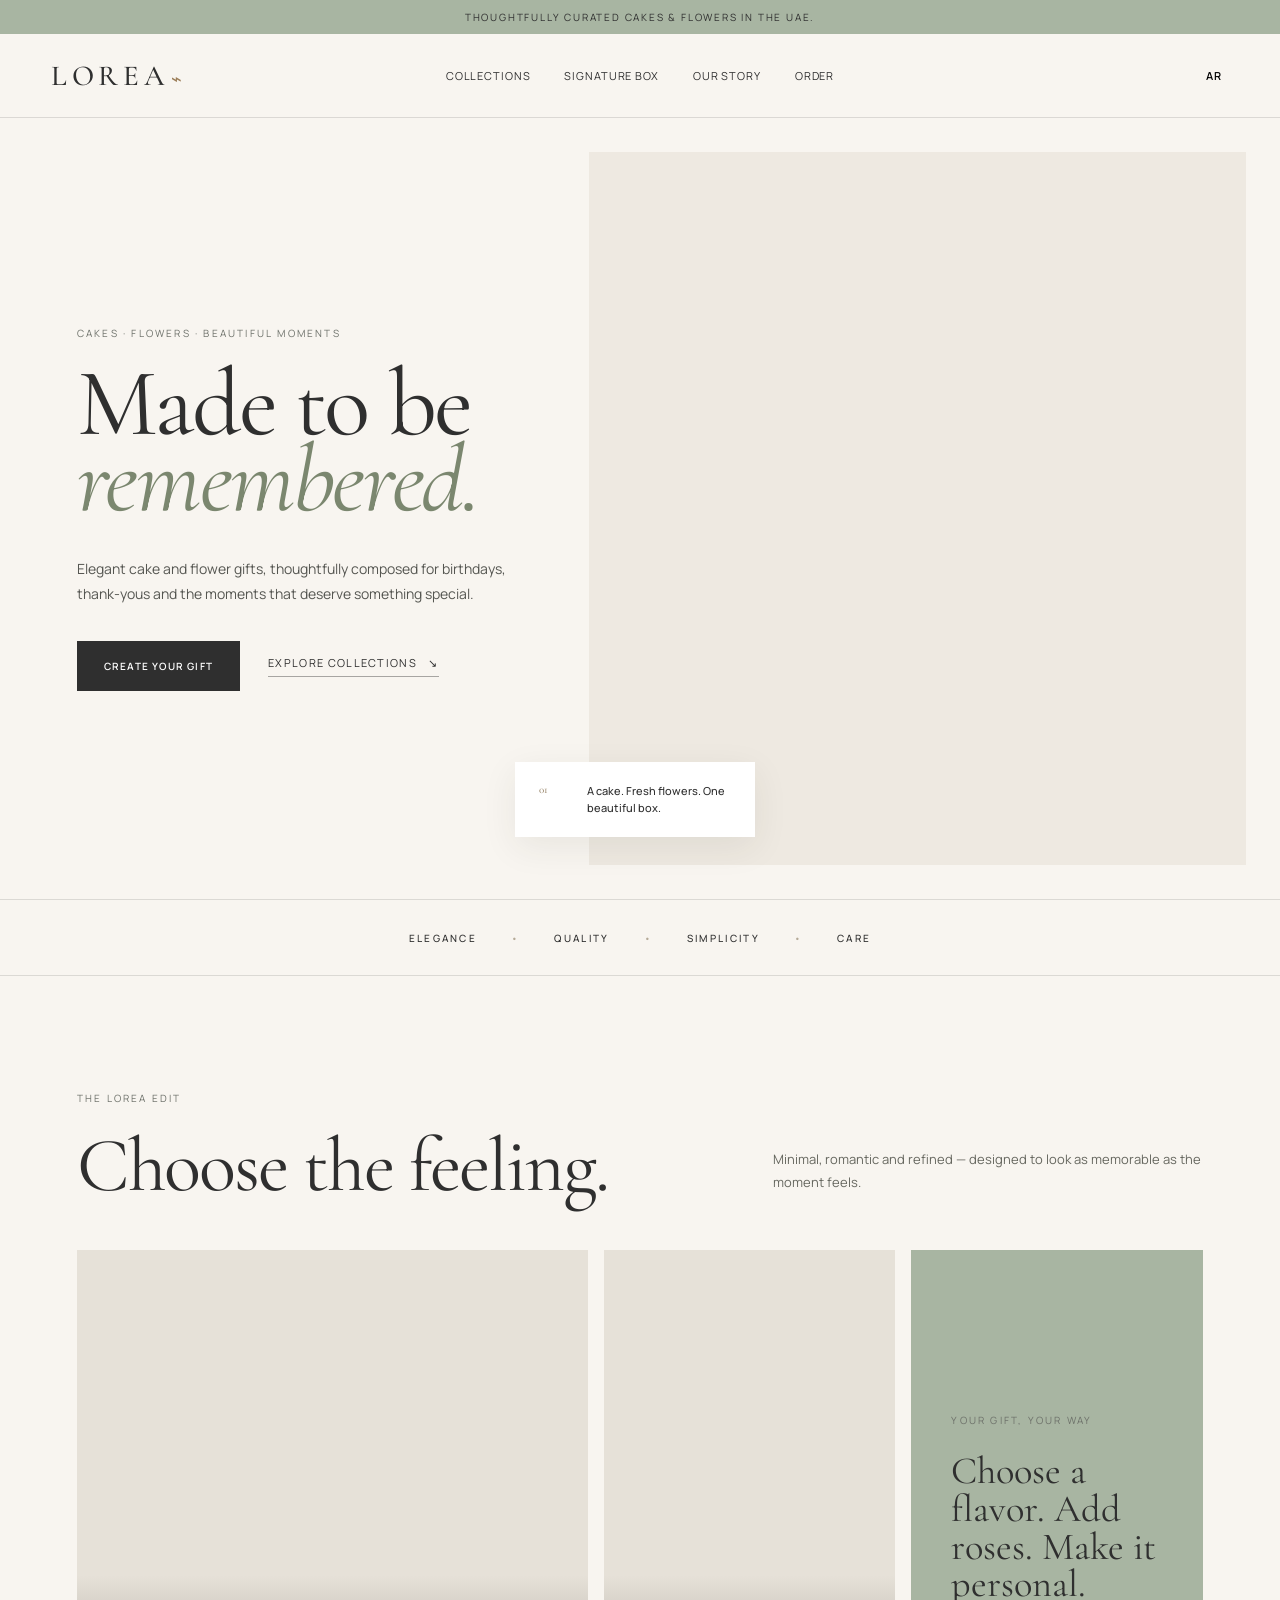
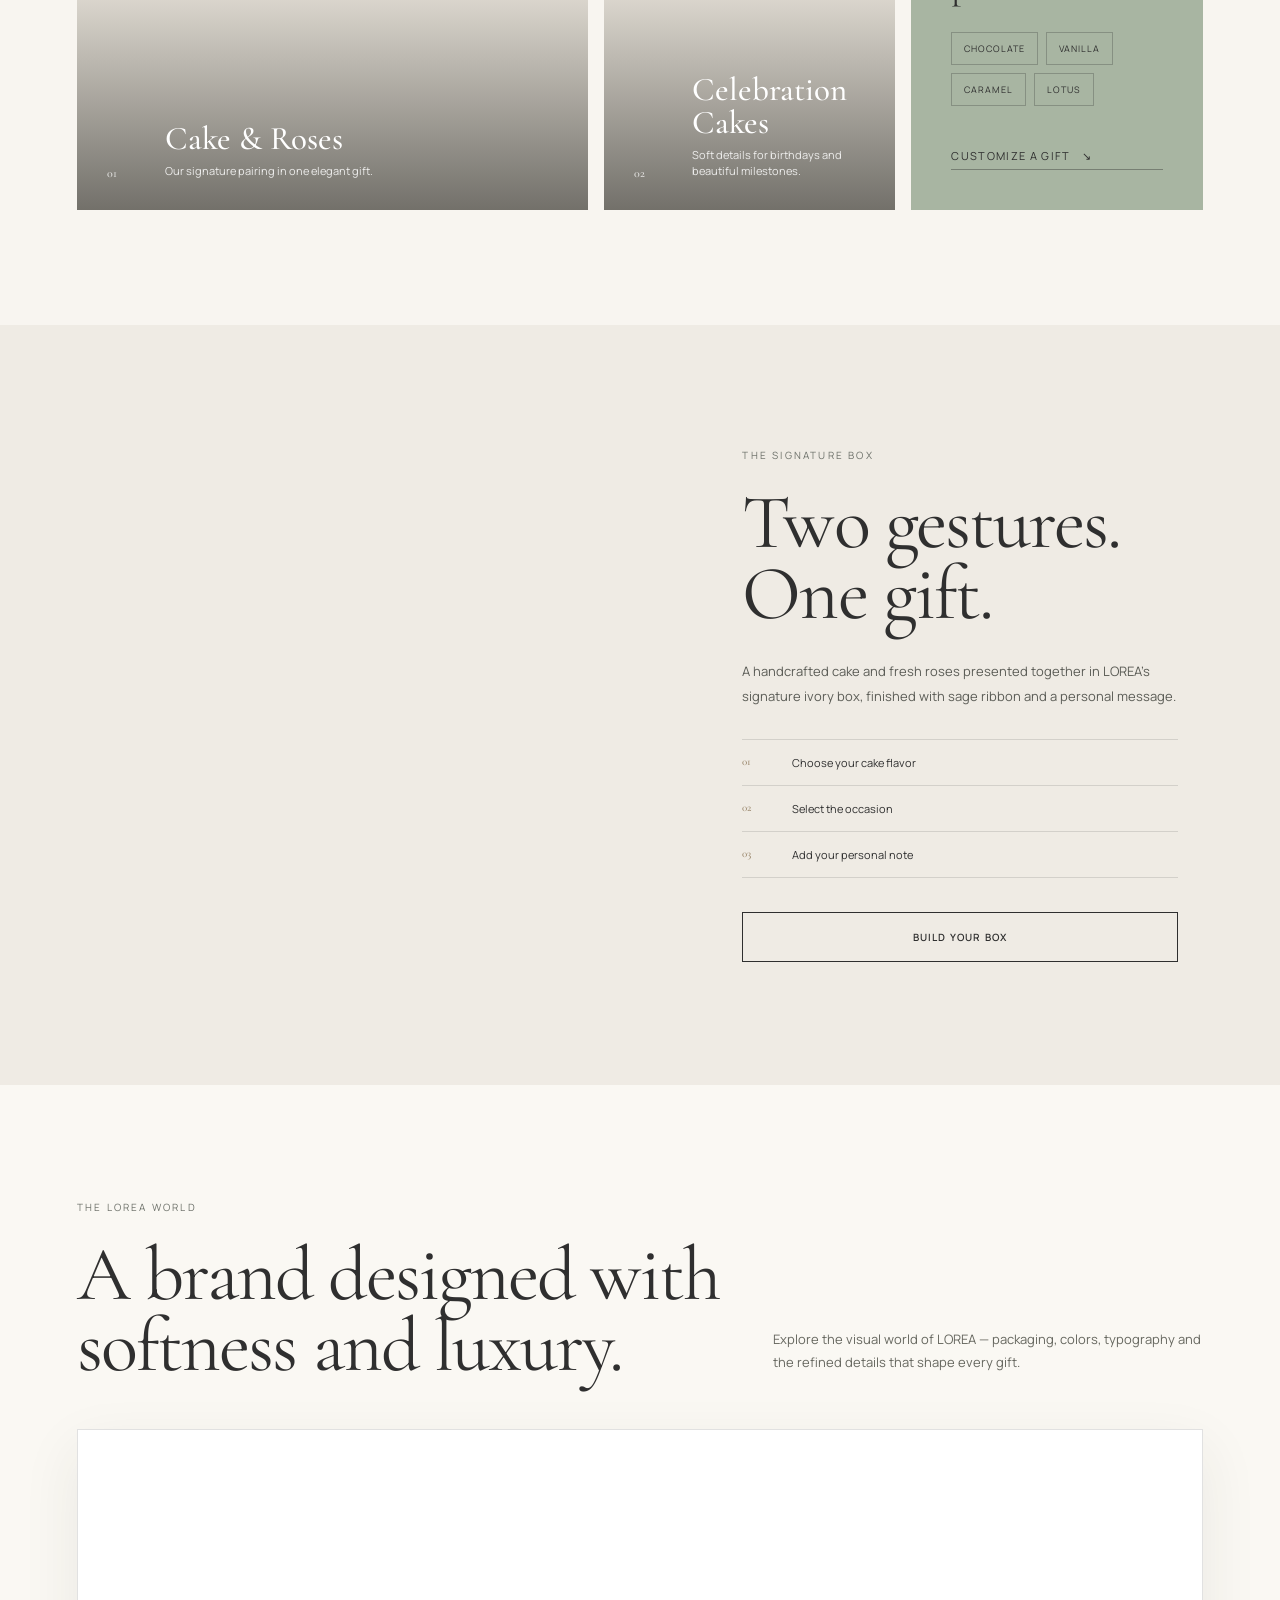
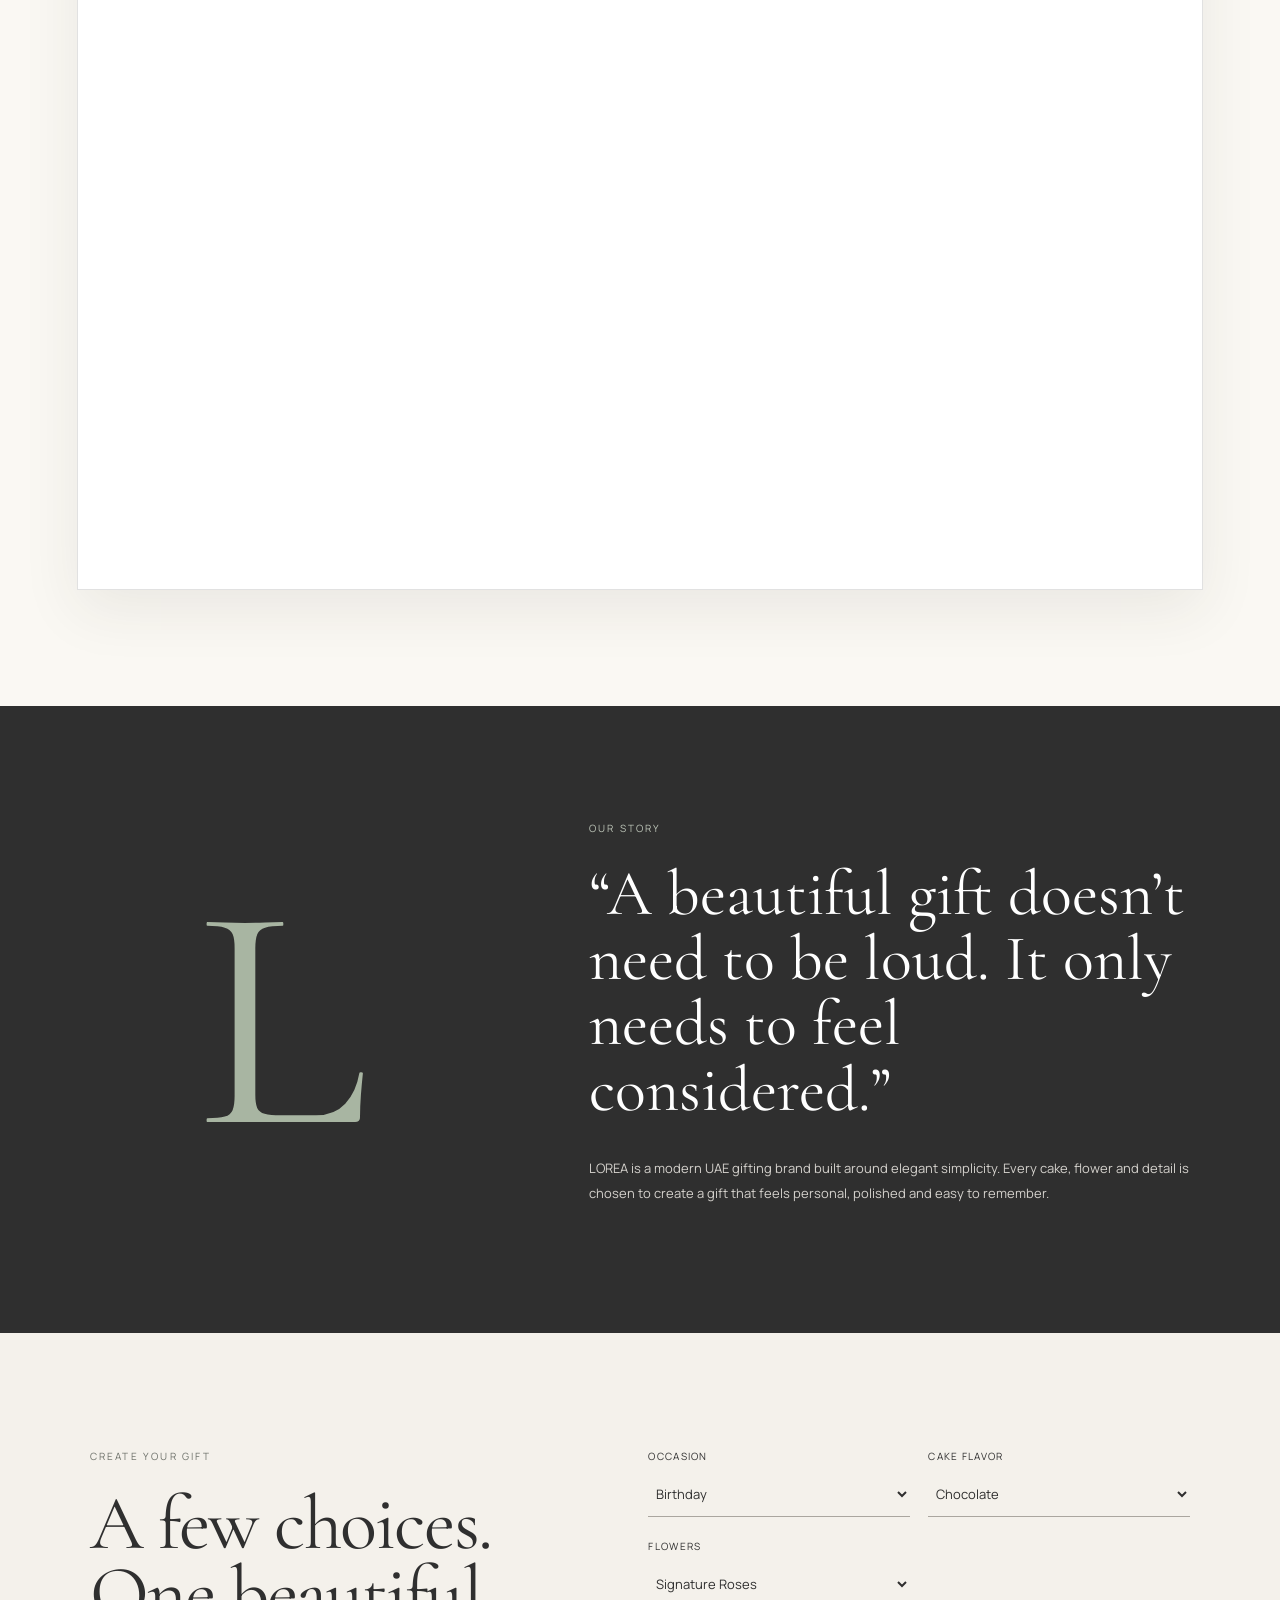
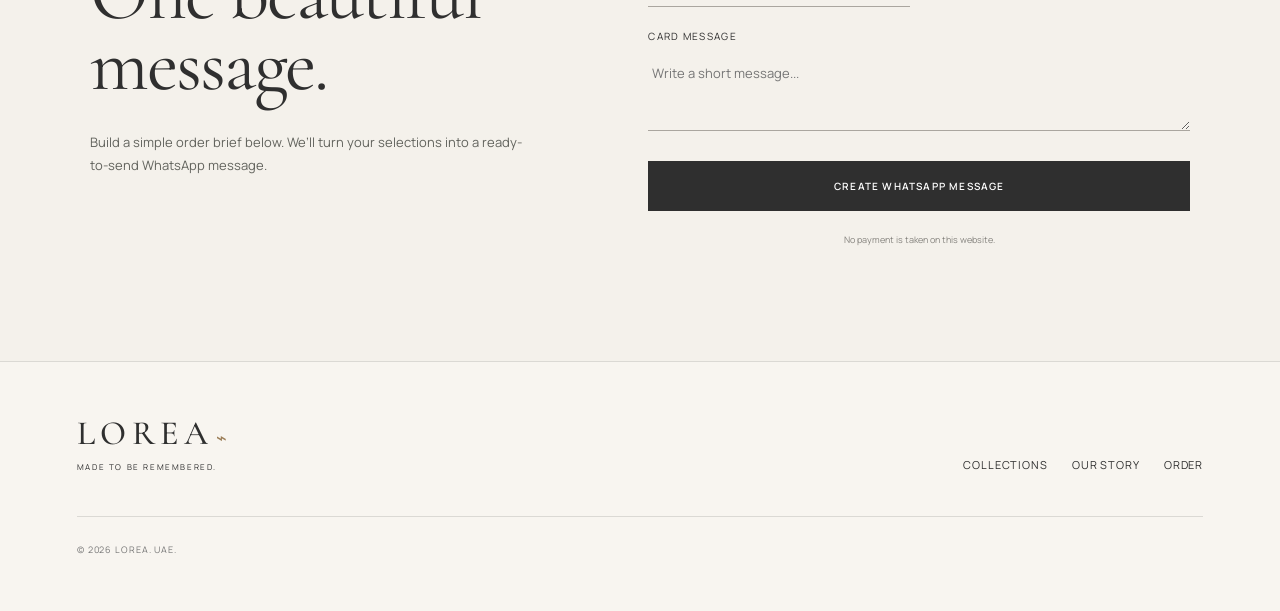
<file: index.html>
<!doctype html>
<html lang="en" dir="ltr">
<head>
  <meta charset="utf-8" />
  <meta name="viewport" content="width=device-width,initial-scale=1,viewport-fit=cover" />
  <meta name="theme-color" content="#F8F5F0" />
  <meta name="description" content="LOREA — elegant cakes, flowers and gifts made to be remembered." />
  <title>LOREA — Made to Be Remembered</title>
  <link rel="preconnect" href="https://fonts.googleapis.com">
  <link rel="preconnect" href="https://fonts.gstatic.com" crossorigin>
  <link href="https://fonts.googleapis.com/css2?family=Cormorant+Garamond:wght@400;500;600&family=Manrope:wght@300;400;500;600&display=swap" rel="stylesheet">
  <link rel="icon" href="assets/favicon.svg" type="image/svg+xml" />
  <link rel="stylesheet" href="styles.css" />
</head>
<body>
  <div class="announcement" data-i18n="announcement">Thoughtfully curated cakes & flowers in the UAE.</div>
  <header class="site-header" id="top">
    <a class="wordmark" href="#top" aria-label="LOREA home">LOREA<span class="leaf">⌁</span></a>
    <button class="menu-toggle" aria-label="Open menu" aria-expanded="false">Menu</button>
    <nav class="nav" aria-label="Primary navigation">
      <a href="#collections" data-i18n="navCollections">Collections</a>
      <a href="#signature" data-i18n="navSignature">Signature Box</a>
      <a href="#story" data-i18n="navStory">Our Story</a>
      <a href="#order" data-i18n="navOrder">Order</a>
    </nav>
    <button class="lang-toggle" type="button" aria-label="Switch language">AR</button>
  </header>

  <main>
    <section class="hero">
      <div class="hero-copy reveal">
        <p class="eyebrow" data-i18n="heroEyebrow">CAKES · FLOWERS · BEAUTIFUL MOMENTS</p>
        <h1 data-i18n="heroTitle">Made to be<br><em>remembered.</em></h1>
        <p class="hero-text" data-i18n="heroText">Elegant cake and flower gifts, thoughtfully composed for birthdays, thank-yous and the moments that deserve something special.</p>
        <div class="hero-actions">
          <a class="btn btn-dark" href="#order" data-i18n="heroCta">Create your gift</a>
          <a class="text-link" href="#collections" data-i18n="heroSecondary">Explore collections <span>↘</span></a>
        </div>
      </div>
      <div class="hero-visual reveal">
        <div class="hero-frame"><img src="assets/hero-gift.webp" alt="LOREA cake and flower gift box" fetchpriority="high"></div>
        <div class="hero-note"><span>01</span><p data-i18n="heroNote">A cake. Fresh flowers. One beautiful box.</p></div>
      </div>
    </section>

    <section class="trust-strip" aria-label="Brand values">
      <span data-i18n="value1">ELEGANCE</span><i>•</i><span data-i18n="value2">QUALITY</span><i>•</i><span data-i18n="value3">SIMPLICITY</span><i>•</i><span data-i18n="value4">CARE</span>
    </section>

    <section class="section collections" id="collections">
      <div class="section-heading reveal">
        <div><p class="eyebrow" data-i18n="collectionEyebrow">THE LOREA EDIT</p><h2 data-i18n="collectionTitle">Choose the feeling.</h2></div>
        <p data-i18n="collectionIntro">Minimal, romantic and refined — designed to look as memorable as the moment feels.</p>
      </div>
      <div class="collection-grid">
        <article class="collection-card collection-main reveal">
          <img src="assets/cake-roses.webp" alt="LOREA cake and roses gift box" loading="lazy">
          <div class="card-overlay"><span>01</span><div><h3 data-i18n="card1Title">Cake & Roses</h3><p data-i18n="card1Text">Our signature pairing in one elegant gift.</p></div></div>
        </article>
        <article class="collection-card reveal">
          <img src="assets/mothers-day.webp" alt="LOREA floral cake gift" loading="lazy">
          <div class="card-overlay"><span>02</span><div><h3 data-i18n="card2Title">Celebration Cakes</h3><p data-i18n="card2Text">Soft details for birthdays and beautiful milestones.</p></div></div>
        </article>
        <article class="editorial-card reveal">
          <p class="eyebrow" data-i18n="card3Eyebrow">YOUR GIFT, YOUR WAY</p>
          <h3 data-i18n="card3Title">Choose a flavor. Add roses. Make it personal.</h3>
          <div class="flavors">
            <span data-i18n="flavorChocolate">Chocolate</span><span data-i18n="flavorVanilla">Vanilla</span><span data-i18n="flavorCaramel">Caramel</span><span data-i18n="flavorLotus">Lotus</span>
          </div>
          <a class="text-link" href="#order" data-i18n="customizeLink">Customize a gift <span>↘</span></a>
        </article>
      </div>
    </section>

    <section class="signature" id="signature">
      <div class="signature-image reveal"><img src="assets/hero-gift.webp" alt="LOREA signature gift box" loading="lazy"></div>
      <div class="signature-copy reveal">
        <p class="eyebrow" data-i18n="signatureEyebrow">THE SIGNATURE BOX</p>
        <h2 data-i18n="signatureTitle">Two gestures.<br>One gift.</h2>
        <p data-i18n="signatureText">A handcrafted cake and fresh roses presented together in LOREA’s signature ivory box, finished with sage ribbon and a personal message.</p>
        <div class="signature-points">
          <div><span>01</span><p data-i18n="point1">Choose your cake flavor</p></div>
          <div><span>02</span><p data-i18n="point2">Select the occasion</p></div>
          <div><span>03</span><p data-i18n="point3">Add your personal note</p></div>
        </div>
        <a href="#order" class="btn btn-outline" data-i18n="signatureCta">Build your box</a>
      </div>
    </section>

    <section class="section board-showcase">
      <div class="section-heading reveal">
        <div><p class="eyebrow" data-i18n="boardEyebrow">THE LOREA WORLD</p><h2 data-i18n="boardTitle">A brand designed with softness and luxury.</h2></div>
        <p data-i18n="boardIntro">Explore the visual world of LOREA — packaging, colors, typography and the refined details that shape every gift.</p>
      </div>
      <div class="board-frame reveal">
        <img src="assets/brand-board.webp" alt="LOREA brand identity board" loading="lazy">
      </div>
    </section>

    <section class="story section" id="story">
      <div class="story-mark reveal">L</div>
      <div class="story-copy reveal">
        <p class="eyebrow" data-i18n="storyEyebrow">OUR STORY</p>
        <blockquote data-i18n="storyQuote">“A beautiful gift doesn’t need to be loud. It only needs to feel considered.”</blockquote>
        <p data-i18n="storyText">LOREA is a modern UAE gifting brand built around elegant simplicity. Every cake, flower and detail is chosen to create a gift that feels personal, polished and easy to remember.</p>
      </div>
    </section>

    <section class="order-section" id="order">
      <div class="order-intro reveal">
        <p class="eyebrow" data-i18n="orderEyebrow">CREATE YOUR GIFT</p>
        <h2 data-i18n="orderTitle">A few choices.<br>One beautiful message.</h2>
        <p data-i18n="orderIntro">Build a simple order brief below. We’ll turn your selections into a ready-to-send WhatsApp message.</p>
      </div>
      <form class="order-builder reveal" id="orderForm">
        <label><span data-i18n="labelOccasion">Occasion</span>
          <select id="occasion"><option>Birthday</option><option>Thank You</option><option>Anniversary</option><option>Just Because</option><option>Other</option></select>
        </label>
        <label><span data-i18n="labelFlavor">Cake flavor</span>
          <select id="flavor"><option>Chocolate</option><option>Vanilla</option><option>Caramel</option><option>Lotus</option></select>
        </label>
        <label><span data-i18n="labelFlowers">Flowers</span>
          <select id="flowers"><option>Signature Roses</option><option>More Roses</option><option>No Flowers</option></select>
        </label>
        <label><span data-i18n="labelMessage">Card message</span>
          <textarea id="message" rows="3" maxlength="140" placeholder="Write a short message..."></textarea>
        </label>
        <button class="btn btn-dark" type="submit" data-i18n="orderButton">Create WhatsApp message</button>
        <p class="form-note" data-i18n="formNote">No payment is taken on this website.</p>
      </form>
    </section>
  </main>

  <footer class="footer">
    <div><a class="wordmark footer-logo" href="#top">LOREA<span class="leaf">⌁</span></a><p>MADE TO BE REMEMBERED.</p></div>
    <div class="footer-links"><a href="#collections" data-i18n="navCollections">Collections</a><a href="#story" data-i18n="navStory">Our Story</a><a href="#order" data-i18n="navOrder">Order</a></div>
    <p class="copyright">© <span id="year"></span> LOREA. UAE.</p>
  </footer>

  <div class="toast" role="status" aria-live="polite"></div>
  <script src="script.js"></script>
</body>
</html>
</file>
<file: styles.css>
:root{--ivory:#F8F5F0;--sage:#A8B5A2;--champagne:#D8C3A5;--charcoal:#2F2F2F;--white:#fff;--line:rgba(47,47,47,.14);--serif:"Cormorant Garamond",Georgia,serif;--sans:"Manrope",Arial,sans-serif}*{box-sizing:border-box}html{scroll-behavior:smooth}body{margin:0;background:var(--ivory);color:var(--charcoal);font-family:var(--sans);font-weight:400}.announcement{height:34px;background:var(--sage);display:flex;align-items:center;justify-content:center;font-size:10px;letter-spacing:.18em;text-transform:uppercase}.site-header{height:84px;display:grid;grid-template-columns:1fr auto 1fr;align-items:center;padding:0 clamp(20px,4vw,64px);border-bottom:1px solid var(--line);position:sticky;top:0;z-index:30;background:rgba(248,245,240,.92);backdrop-filter:blur(16px)}.wordmark{font:500 29px/1 var(--serif);letter-spacing:.16em;text-decoration:none;color:inherit;justify-self:start}.leaf{font-size:18px;color:#9b7d57;margin-left:3px}.nav{display:flex;gap:34px}.nav a,.footer-links a{color:inherit;text-decoration:none;font-size:11px;letter-spacing:.08em;text-transform:uppercase}.nav a{position:relative}.nav a:after{content:"";position:absolute;left:0;bottom:-7px;width:0;height:1px;background:var(--charcoal);transition:.25s}.nav a:hover:after{width:100%}.lang-toggle,.menu-toggle{border:0;background:none;font:600 11px var(--sans);letter-spacing:.14em;cursor:pointer}.lang-toggle{justify-self:end}.menu-toggle{display:none}.hero{min-height:calc(100svh - 118px);display:grid;grid-template-columns:46% 54%;border-bottom:1px solid var(--line)}.hero-copy{padding:clamp(70px,9vw,140px) clamp(28px,6vw,96px);display:flex;flex-direction:column;justify-content:center}.eyebrow{font-size:10px;letter-spacing:.22em;text-transform:uppercase;margin:0 0 26px;color:#6d716a}.hero h1,.section h2,.signature h2,.order-section h2{font-family:var(--serif);font-weight:400;letter-spacing:-.025em;margin:0}.hero h1{font-size:clamp(64px,7.5vw,118px);line-height:.79}.hero h1 em{font-weight:400;color:#7b876f}.hero-text{max-width:510px;font-size:14px;line-height:1.8;margin:38px 0 34px;color:#555651}.hero-actions{display:flex;align-items:center;gap:28px;flex-wrap:wrap}.btn{display:inline-flex;align-items:center;justify-content:center;min-height:50px;padding:0 26px;border:1px solid transparent;text-decoration:none;text-transform:uppercase;letter-spacing:.12em;font:600 10px var(--sans);cursor:pointer;transition:.25s}.btn-dark{background:var(--charcoal);color:#fff}.btn-dark:hover{background:#151515}.btn-outline{border-color:var(--charcoal);color:var(--charcoal);background:transparent}.btn-outline:hover{background:var(--charcoal);color:#fff}.text-link{font-size:11px;text-transform:uppercase;letter-spacing:.12em;color:inherit;text-decoration:none;border-bottom:1px solid rgba(47,47,47,.4);padding-bottom:6px}.text-link span{margin-left:8px}.hero-visual{position:relative;min-height:620px;padding:34px 34px 34px 0}.hero-frame{height:100%;overflow:hidden;background:#eee9e1}.hero-frame img{width:100%;height:100%;object-fit:cover;display:block;transition:transform 1.2s ease}.hero-frame:hover img{transform:scale(1.02)}.hero-note{position:absolute;left:-74px;bottom:62px;width:240px;background:var(--white);padding:21px 24px;display:grid;grid-template-columns:34px 1fr;gap:14px;box-shadow:0 10px 35px rgba(55,45,35,.08)}.hero-note span,.signature-points span{font:500 11px var(--serif);color:#99866b}.hero-note p{font:500 11px/1.5 var(--sans);margin:0}.trust-strip{min-height:76px;display:flex;align-items:center;justify-content:center;gap:34px;border-bottom:1px solid var(--line);font:500 10px var(--sans);letter-spacing:.23em}.trust-strip i{font-style:normal;color:#b5aa98}.section{padding:clamp(80px,9vw,140px) clamp(22px,6vw,92px)}.section-heading{display:grid;grid-template-columns:1fr minmax(270px,430px);gap:50px;align-items:end;margin-bottom:48px}.section h2,.signature h2,.order-section h2{font-size:clamp(52px,6vw,86px);line-height:.92}.section-heading>p{font-size:13px;line-height:1.8;color:#66675f;margin:0 0 7px}.collection-grid{display:grid;grid-template-columns:1.4fr .8fr .8fr;gap:16px}.collection-card{position:relative;overflow:hidden;min-height:560px;background:#e6e1d8}.collection-card img{width:100%;height:100%;object-fit:cover;position:absolute;inset:0;transition:transform .8s ease}.collection-card:hover img{transform:scale(1.025)}.collection-card:after{content:"";position:absolute;inset:0;background:linear-gradient(180deg,transparent 58%,rgba(24,24,20,.56))}.card-overlay{position:absolute;left:0;right:0;bottom:0;z-index:2;color:white;padding:30px;display:grid;grid-template-columns:42px 1fr;gap:16px;align-items:end}.card-overlay span{font:500 12px var(--serif);opacity:.8}.card-overlay h3{font:500 33px/1 var(--serif);margin:0 0 8px}.card-overlay p{font-size:11px;line-height:1.5;margin:0;opacity:.85}.editorial-card{min-height:560px;background:var(--sage);padding:40px;display:flex;flex-direction:column;justify-content:flex-end}.editorial-card h3{font:400 clamp(36px,3vw,48px)/.98 var(--serif);margin:0 0 28px}.flavors{display:flex;flex-wrap:wrap;gap:8px;margin-bottom:42px}.flavors span{border:1px solid rgba(47,47,47,.28);padding:9px 12px;font-size:9px;letter-spacing:.11em;text-transform:uppercase}.signature{display:grid;grid-template-columns:1fr 1fr;min-height:760px;background:#efebe4}.signature-image{min-height:680px}.signature-image img{width:100%;height:100%;object-fit:cover;display:block}.signature-copy{padding:clamp(60px,8vw,120px);display:flex;flex-direction:column;justify-content:center}.signature-copy>p:not(.eyebrow){font-size:13px;line-height:1.9;color:#5b5c56;max-width:500px;margin:30px 0}.signature-points{border-top:1px solid var(--line);margin-bottom:34px}.signature-points div{display:grid;grid-template-columns:50px 1fr;border-bottom:1px solid var(--line);padding:15px 0}.signature-points p{margin:0;font-size:11px}.board-showcase{background:#faf8f3}.board-frame{border:1px solid var(--line);background:#fff;padding:14px;box-shadow:0 20px 55px rgba(55,45,35,.08)}.board-frame img{width:100%;display:block;height:auto}.story{display:grid;grid-template-columns:.8fr 1.2fr;gap:8vw;align-items:center;background:var(--charcoal);color:white}.story-mark{font:400 clamp(180px,25vw,420px)/.7 var(--serif);color:#a8b5a2;text-align:center;opacity:.92}.story-copy blockquote{font:400 clamp(38px,5vw,72px)/1.02 var(--serif);margin:0 0 34px;max-width:900px}.story-copy>p:last-child{font-size:13px;line-height:1.9;color:#d4d1cc;max-width:650px}.story .eyebrow{color:#bfc7ba}.order-section{padding:clamp(80px,9vw,140px) clamp(22px,7vw,110px);display:grid;grid-template-columns:.9fr 1.1fr;gap:9vw;background:#f4f1eb}.order-intro>p:last-child{font-size:13px;line-height:1.8;color:#62635d;max-width:450px;margin-top:30px}.order-builder{display:grid;grid-template-columns:1fr 1fr;gap:22px 18px;align-content:center}.order-builder label{display:flex;flex-direction:column;gap:9px}.order-builder label:nth-child(4){grid-column:1/-1}.order-builder label span{font-size:10px;text-transform:uppercase;letter-spacing:.13em}.order-builder select,.order-builder textarea{width:100%;border:0;border-bottom:1px solid #aaa69f;background:transparent;border-radius:0;padding:12px 4px;font:400 13px var(--sans);color:var(--charcoal);outline:none}.order-builder select:focus,.order-builder textarea:focus{border-color:var(--charcoal)}.order-builder button{grid-column:1/-1;margin-top:8px}.form-note{grid-column:1/-1;margin:0;text-align:center;font-size:9px;color:#85837e}.footer{padding:55px clamp(22px,6vw,92px);display:grid;grid-template-columns:1fr auto;gap:36px;border-top:1px solid var(--line);align-items:end}.footer-logo{font-size:34px}.footer>div:first-child p{font-size:8px;letter-spacing:.2em;margin:10px 0 0}.footer-links{display:flex;gap:24px}.copyright{grid-column:1/-1;margin:8px 0 0;padding-top:26px;border-top:1px solid var(--line);font-size:9px;letter-spacing:.1em;color:#777}.toast{position:fixed;left:50%;bottom:24px;transform:translate(-50%,20px);background:#20201d;color:#fff;padding:12px 18px;font-size:10px;letter-spacing:.05em;opacity:0;pointer-events:none;transition:.3s;z-index:50}.toast.show{opacity:1;transform:translate(-50%,0)}.reveal{opacity:0;transform:translateY(16px);transition:opacity .7s ease,transform .7s ease}.reveal.visible{opacity:1;transform:none}
html[dir="rtl"] body{font-family:var(--sans)}html[dir="rtl"] .hero h1,html[dir="rtl"] .section h2,html[dir="rtl"] .signature h2,html[dir="rtl"] .order-section h2,html[dir="rtl"] .story-copy blockquote{font-family:var(--serif)}html[dir="rtl"] .leaf{margin-left:0;margin-right:3px}html[dir="rtl"] .hero-visual{padding:34px 0 34px 34px}html[dir="rtl"] .hero-note{left:auto;right:-74px}html[dir="rtl"] .text-link span{margin-left:0;margin-right:8px}
@media(max-width:980px){.site-header{grid-template-columns:1fr auto auto;gap:14px}.nav{display:none;position:absolute;top:84px;left:0;right:0;background:var(--ivory);padding:28px;flex-direction:column;border-bottom:1px solid var(--line)}.nav.open{display:flex}.menu-toggle{display:block;justify-self:end}.hero{grid-template-columns:1fr}.hero-copy{padding-top:80px;padding-bottom:70px}.hero h1{font-size:clamp(64px,16vw,100px)}.hero-visual{padding:0 20px 70px;min-height:580px}.hero-note{left:36px;bottom:36px}.collection-grid{grid-template-columns:1fr 1fr}.collection-main{grid-column:1/-1;min-height:680px}.editorial-card{min-height:500px}.signature{grid-template-columns:1fr}.signature-image{min-height:680px}.story{grid-template-columns:1fr}.story-mark{display:none}.order-section{grid-template-columns:1fr;gap:60px}html[dir="rtl"] .hero-visual{padding:0 20px 70px}html[dir="rtl"] .hero-note{right:36px}.section-heading{grid-template-columns:1fr}.footer{grid-template-columns:1fr}.footer-links{flex-wrap:wrap}}@media(max-width:640px){.announcement{font-size:8px;padding:0 12px;text-align:center}.site-header{height:72px;padding:0 18px}.nav{top:72px}.wordmark{font-size:25px}.hero-copy{padding:60px 22px 58px}.hero h1{font-size:65px}.hero-text{font-size:13px;margin-top:28px}.hero-visual{min-height:470px}.hero-note{width:210px}.trust-strip{overflow:hidden;justify-content:flex-start;padding:0 22px;gap:20px;white-space:nowrap}.section{padding:78px 20px}.section h2,.signature h2,.order-section h2{font-size:50px}.collection-grid{grid-template-columns:1fr}.collection-main{grid-column:auto}.collection-card,.collection-main,.editorial-card{min-height:510px}.signature-image{min-height:520px}.signature-copy{padding:72px 22px}.story-copy blockquote{font-size:42px}.order-section{padding:78px 22px}.order-builder{grid-template-columns:1fr}.order-builder label:nth-child(4),.order-builder button,.form-note{grid-column:1}.footer{padding:48px 22px}.footer-links{gap:18px}}
</file>
